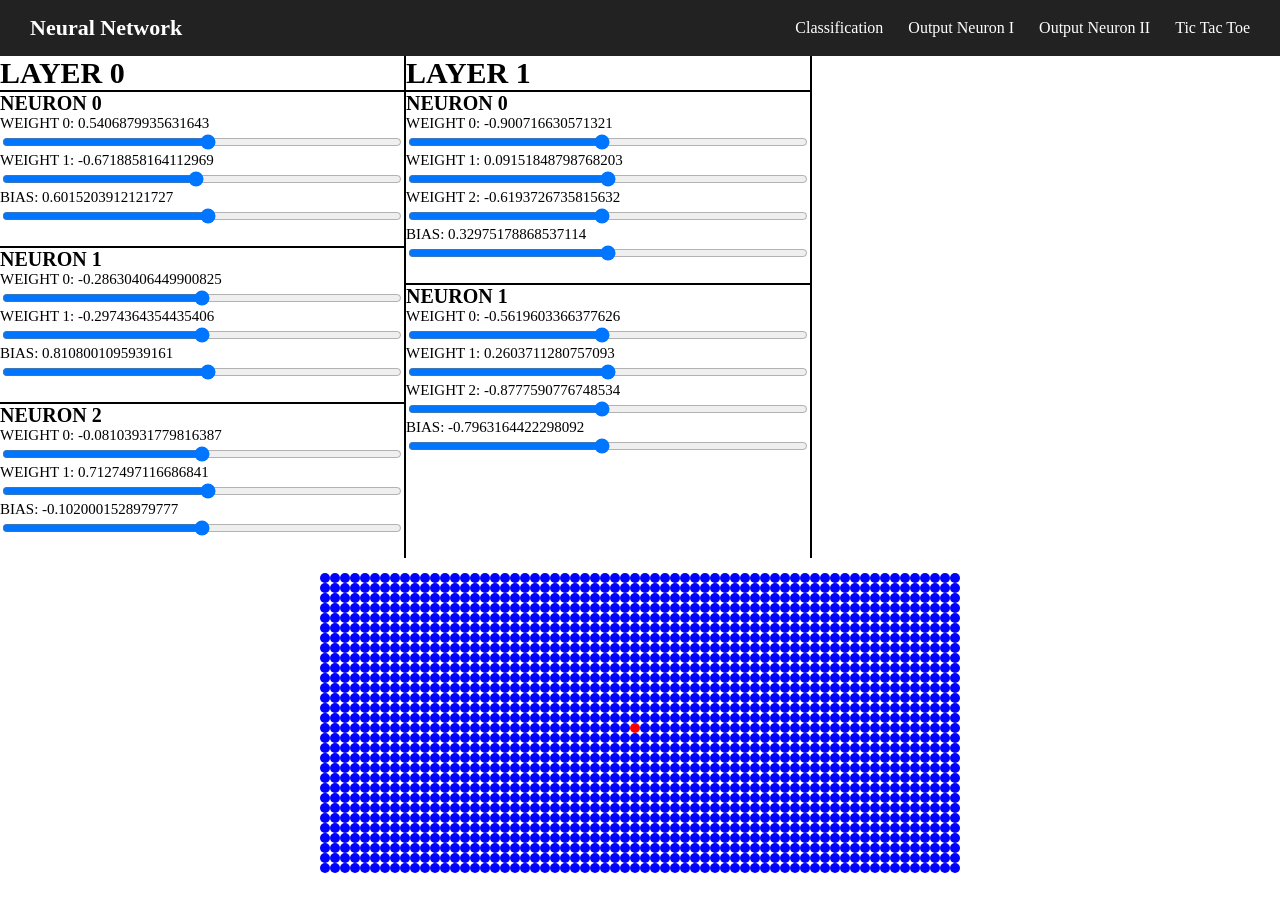
<file: html/index.html>
<html lang="en">
<head>
    <meta charset="UTF-8">
    <meta name="viewport" content="width=device-width, initial-scale=1.0">
    <link rel="stylesheet" href="../css/style.css">
    <link rel="stylesheet" href="../css/header.css">
    <title>Document</title>
</head>
<body data-page="classification">
    <div id="navigation"></div>
    <div id="controls">
        
    </div>
    <div class="container">
        <main data-visualization="classification">

        </main>
    </div>

    <script type="module" src="../js/main.js"></script>
    <script src="../js/script.js"></script>
</body>
</html>
</file>
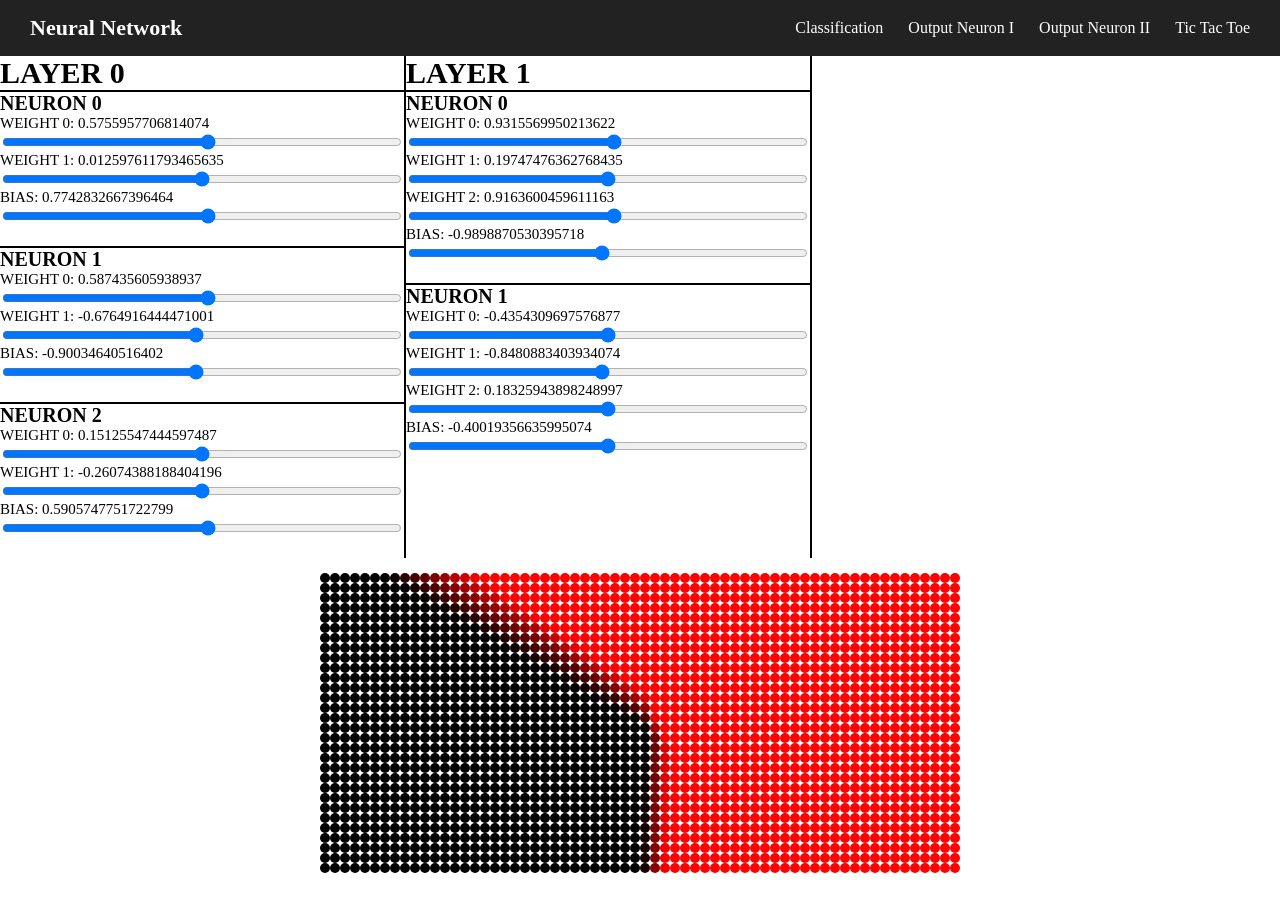
<file: html/output1.html>
<html lang="en">
<head>
    <meta charset="UTF-8">
    <meta name="viewport" content="width=device-width, initial-scale=1.0">
    <link rel="stylesheet" href="../css/style.css">
    <link rel="stylesheet" href="../css/header.css">
    <title>Document</title>
</head>
<body data-page="output1">
    <div id="navigation"></div>
    <div id="controls">
        
    </div>
    <div class="container">
        <main data-visualization="output1">

        </main>
    </div>

    <script type="module" src="../js/main.js"></script>
    <script src="../js/script.js"></script>
</body>
</html>
</file>
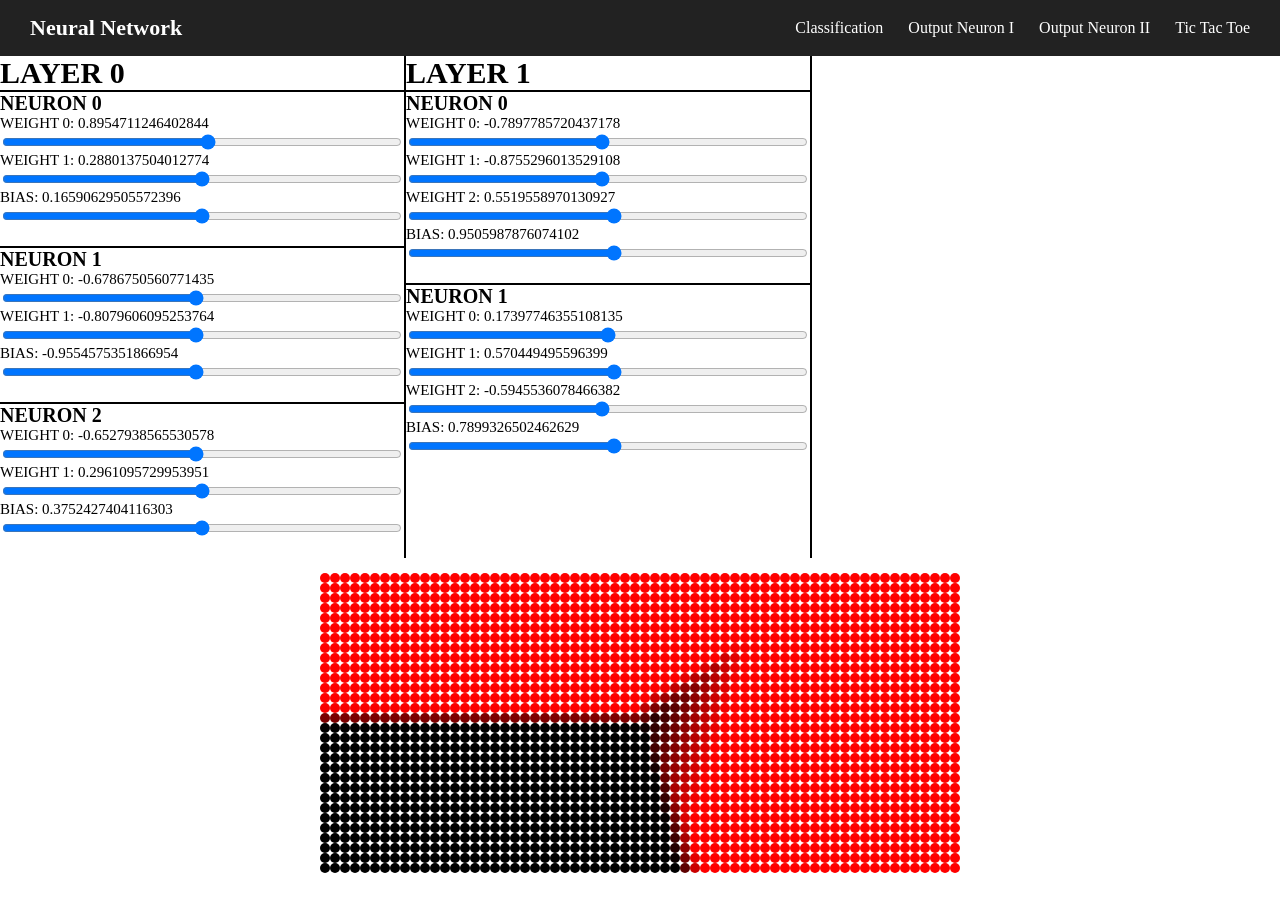
<file: html/output2.html>
<html lang="en">
<head>
    <meta charset="UTF-8">
    <meta name="viewport" content="width=device-width, initial-scale=1.0">
    <link rel="stylesheet" href="../css/style.css">
    <link rel="stylesheet" href="../css/header.css">
    <title>Document</title>
</head>
<body data-page="output2">
    <div id="navigation"></div>
    <div id="controls">
        
    </div>
    <div class="container">
        <main data-visualization="output2">

        </main>
    </div>

    <script type="module" src="../js/main.js"></script>
    <script src="../js/script.js"></script>
</body>
</html>
</file>
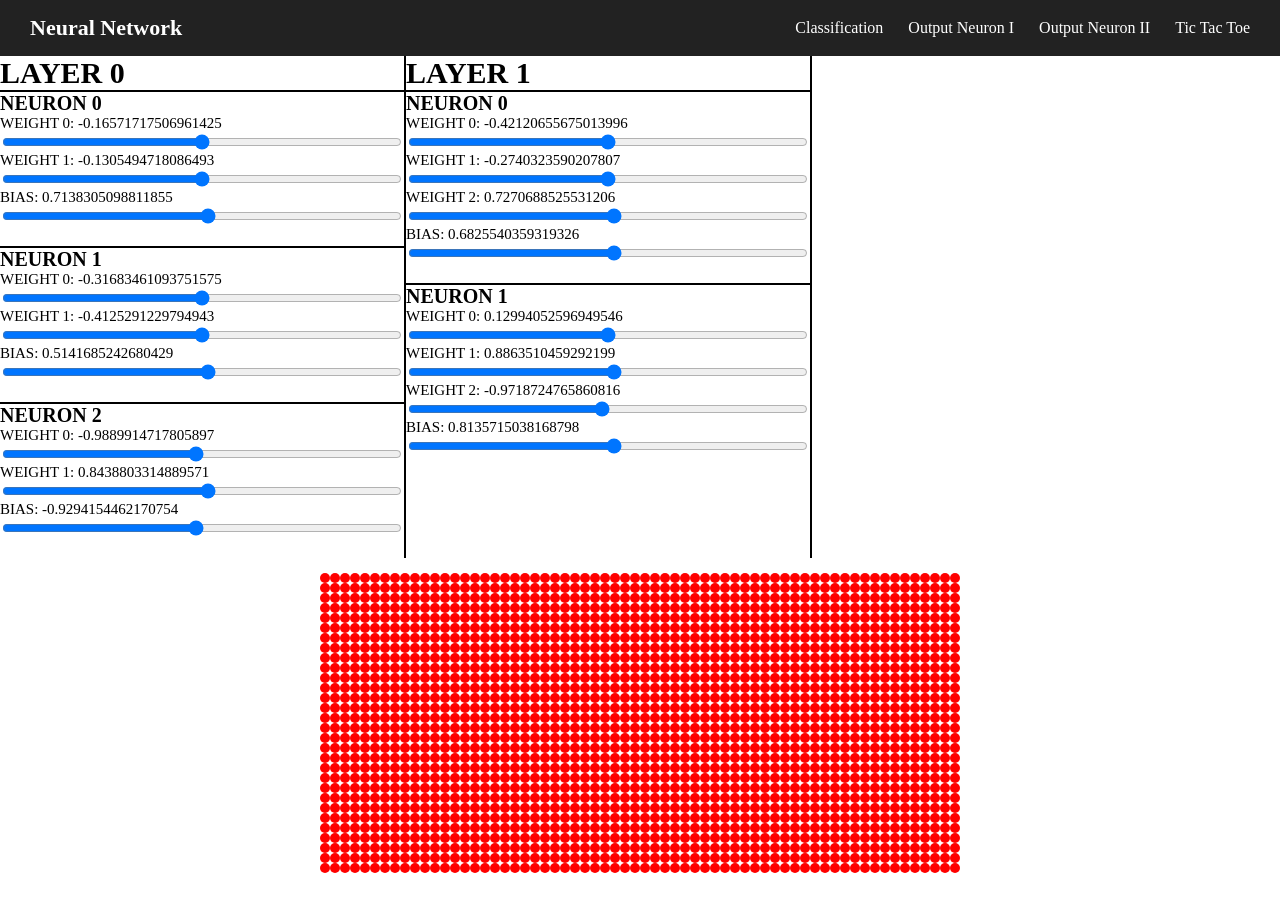
<file: html/tictactoe.html>
<html lang="en">
<head>
    <meta charset="UTF-8">
    <meta name="viewport" content="width=device-width, initial-scale=1.0">
    <link rel="stylesheet" href="../css/style.css">
    <link rel="stylesheet" href="../css/header.css">
    <title>Document</title>
</head>
<body data-page="tictactoe">
    <div id="navigation"></div>
    <div id="controls">
        
    </div>
    <div class="container">
        <main>
        </main>
    </div>

    <script type="module" src="../js/main.js"></script>
    <script src="../js/script.js"></script>
</body>
</html>
</file>
<file: css/style.css>
body {
    margin: 0px;
}

.circle {
    width: 10px;
    height: 10px;
    background-color: red;
    border-radius: 50%;
}

main {
    position: relative;
    width: 50%;
    height: 300px;
}

.container {
    display: flex;
    justify-content: center;
    align-items: center;
}


input {
    width: 400px;
}

label {
    display: flex;
    flex-direction: column;
}

#controls {
    display: flex;
    flex-direction: row;
}

.layer {
    display: flex;
    flex-direction: column;
    font-size: 30px;
    font-weight: bolder;
    margin-bottom: 15px;
    border-right: 2px solid;
}

.neuron {
    display: flex;
    flex-direction: column;
    margin-bottom: 20px;
    font-size: 20px;
    font-weight: bold;
    border-top: 2px solid;
}

.neuron label {
    font-size: 15px;
    font-weight: 400;
}
</file>
<file: css/header.css>
body {
    margin: 0;
}

.navbar {
    display: flex;
    align-items: center;
    justify-content: space-between;

    padding: 15px 30px;
    background: #222;
    color: white;
}

.logo {
    font-size: 22px;
    font-weight: bold;
}

.nav-links {
    display: flex;
    gap: 25px;
}

.nav-links a {
    color: white;
    text-decoration: none;
}

.nav-links a:hover {
    color: #aaa;
}
</file>
